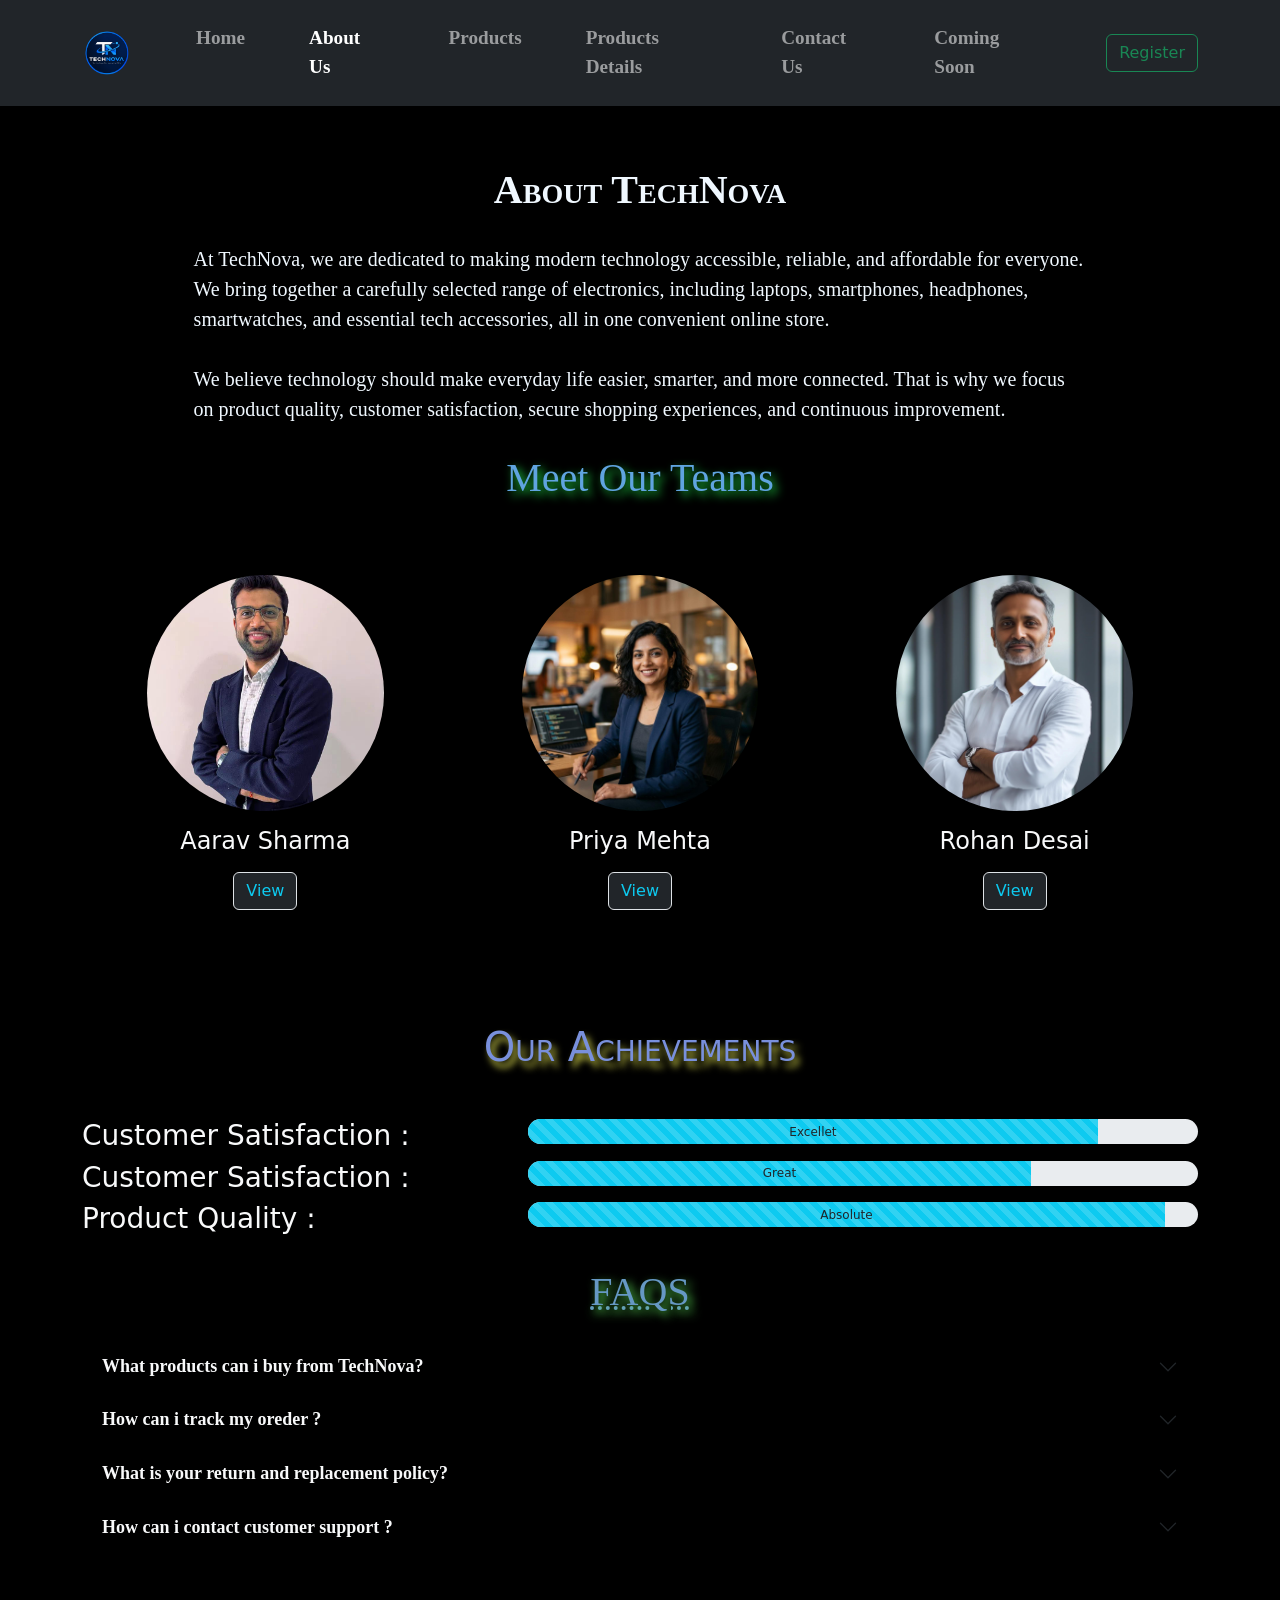
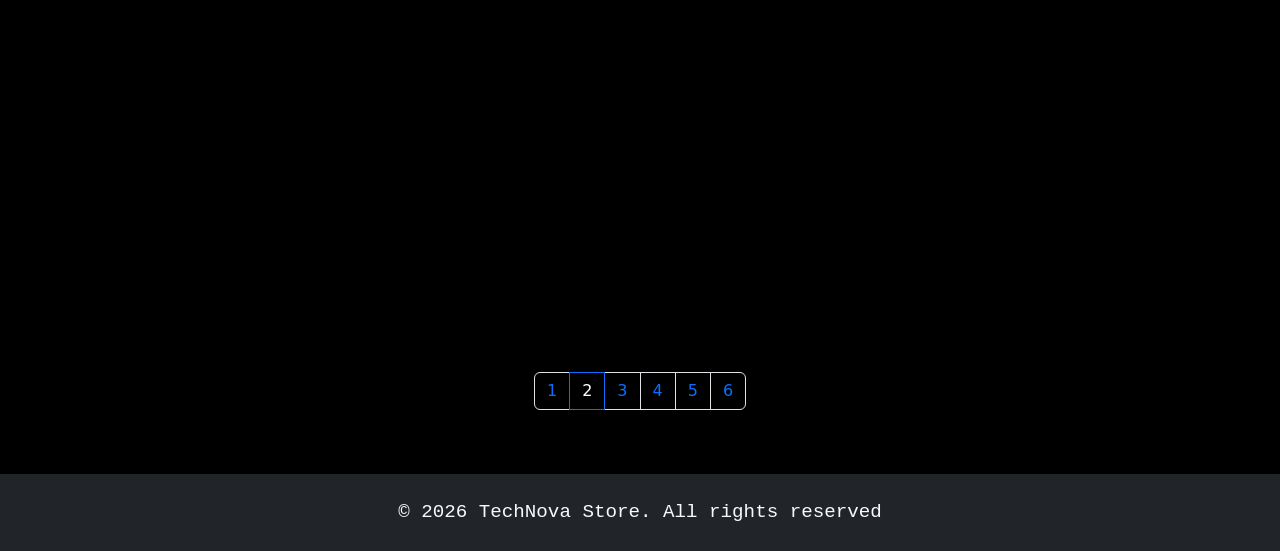
<file: about.html>
<!doctype html>
<html lang="en" data-bs-theme="light">
    <head>
        <title>Title</title>
        <!-- Required meta tags -->
        <meta charset="utf-8" />
        <meta name="viewport" content="width=device-width, initial-scale=1" />
        <link rel="stylesheet" href="style.css">

        <!-- Bootstrap CSS v5.3.8 -->
        <link
            href="https://cdn.jsdelivr.net/npm/bootstrap@5.3.8/dist/css/bootstrap.min.css"
            rel="stylesheet"
            integrity="sha384-sRIl4kxILFvY47J16cr9ZwB07vP4J8+LH7qKQnuqkuIAvNWLzeN8tE5YBujZqJLB"
            crossorigin="anonymous"
        />
        <style>
            .t{
                color: aliceblue;
            margin-top: 60px;
            display: flex;
            justify-content: center;
                font-family: Georgia, 'Times New Roman', Times, serif;
            font-weight: 600;
            font-variant: small-caps;
        }
        .pa{
            color: aliceblue;
            margin: 30px 10%;
            display: flex;
            justify-content: center;
            font-family:Georgia, 'Times New Roman', Times, serif;
            font-weight: 500;
            font-size: 20px;
        }
        </style>
    </head>

    <body class="bg-black">
        <header>
            <nav
                class="navbar navbar-expand-sm navbar-dark bg-dark py-3  "
            >
                <div class="container ">
                    <img
                        src="image/TechNova.png"
                        class="img-fluid rounded-circle me-5"
                        alt=""
                        height="50px"
                        width="50px"

                    />
                    
                    <button
                        class="navbar-toggler d-lg-none"
                        type="button"
                        data-bs-toggle="collapse"
                        data-bs-target="#collapsibleNavId"
                        aria-controls="collapsibleNavId"
                        aria-expanded="false"
                        aria-label="Toggle navigation"
                    >
                        <span class="navbar-toggler-icon"></span>
                    </button>
                    <div class="collapse navbar-collapse  d-flex justify-content-evenly" id="collapsibleNavId">
                        <ul class="navbar-nav">
                            <li class="nav-item ms-2 me-5">
                                <a class="nav-link " href="index.html" aria-current="page"
                                style="font-weight: 600; font-family: Cambria, Cochin, Georgia, Times, 'Times New Roman', serif; font-size: larger;"   
                                >Home
                                    <span class="visually-hidden">(current)</span></a
                                >
                            </li>
                            <li class="nav-item  me-5 "
                            style="font-weight: 600; font-family: Cambria, Cochin, Georgia, Times, 'Times New Roman', serif; font-size: larger;"
                            >
                                <a class="nav-link active" href="about.html">About Us</a>
                            </li>
                            <li class="nav-item  me-5" 
                            style="font-weight: 600; font-family: Cambria, Cochin, Georgia, Times, 'Times New Roman', serif; font-size: larger;"
                            >
                                <a class="nav-link" href="product.html">Products</a>
                            </li>
                            <li class="nav-item  me-5"
                            style="font-weight: 600; font-family: Cambria, Cochin, Georgia, Times, 'Times New Roman', serif; font-size: larger;"
                            >
                                <a class="nav-link" href="productdetails.html">Products Details</a>
                            </li>
                            <li class="nav-item  me-5"
                            style="font-weight: 600; font-family: Cambria, Cochin, Georgia, Times, 'Times New Roman', serif; font-size: larger;"
                            >
                                <a class="nav-link" href="contact.html">Contact Us</a>
                            </li>
                            <li class="nav-item  me-5"
                            style="font-weight: 600; font-family: Cambria, Cochin, Georgia, Times, 'Times New Roman', serif; font-size: larger;"
                            >
                                <a class="nav-link" href="soon.html">Coming Soon</a>
                            </li>
                            
                        </ul>
                        
                    </div>
                    <a
                        name=""
                        id=""
                        class="btn btn-outline-success ms-2"
                        href="registeration.html"
                        role="button"
                        >Register</a
                    >
                    
                </div>
            </nav>
            
        </header>
        <main >
            <div
                class="container"
            >
                <h1 class="t">About TechNova</h1>
                <p class="pa">At TechNova, we are dedicated to making modern technology accessible, reliable, and affordable for everyone. We bring together a carefully selected range of electronics, including laptops, smartphones, headphones, smartwatches, and essential tech accessories, all in one convenient online store.</p>
                <p class="pa">We believe technology should make everyday life easier, smarter, and more connected. That is why we focus on product quality, customer satisfaction, secure shopping experiences, and continuous improvement.</p>
            </div>
            <div
                class="container text-center mb-4"
                style="font-family: Georgia, 'Times New Roman', Times, serif;   text-shadow: 4px 4px 10px rgb(31, 224, 73); color: rgb(96, 164, 224);"
            >
                <h1>Meet Our Teams</h1>
            </div>
            
            <div
                class="container mb-5"
            >
                <div
                    class="row justify-content-center align-items-center g-2"
                >
                    <div class="col"><div class="card mx-3 p-5 bg-black">
                        <img class="card-img-top rounded-circle" src="Aarav Sharma.jpg" alt="Title" />
                        <div class="card-body text-center">
                            <h4 class="card-title text-light">Aarav Sharma</h4>
                            <!-- Modal trigger button -->
                            <button
                                type="button"
                                class="btn btn-dark btn-md border text-info mt-2"
                                data-bs-toggle="modal"
                                data-bs-target="#one"
                            >
                                View
                            </button>
                            
                            <!-- Modal Body -->
                            <!-- if you want to close by clicking outside the modal, delete the last endpoint:data-bs-backdrop and data-bs-keyboard -->
                            <div
                                class="modal fade"
                                id="one"
                                tabindex="-1"
                                data-bs-backdrop="static"
                                data-bs-keyboard="false"
                                
                                role="dialog"
                                aria-labelledby="modalTitleId"
                                aria-hidden="true"
                            >
                                <div
                                    class="modal-dialog modal-dialog-scrollable modal-dialog-centered modal-sm"
                                    role="document"
                                >
                                    <div class="modal-content">
                                        <div class="modal-header">
                                            <h5 class="modal-title" id="modalTitleId">
                                              <span style="color: blue;"> Name -</span> Aarav Sharma 
                                            </h5>
                                            <button
                                                type="button"
                                                class="btn-close"
                                                data-bs-dismiss="modal"
                                                aria-label="Close"
                                            ></button>
                                        </div>
                                        <div class="modal-body d-flex justify-content-start" style="font-size: large; font-weight: 400;"><span style="color: blue;"> Role - </span> Founder & CEO</div>
                                        <div class="modal-footer">
                                            <p><span style="color: blue;">Bio - </span> Leads the company's vision, business strategy, and commitment to delivering a trustworthy electronics shopping experience.</p>
                                        </div>
                                    </div>
                                </div>
                            </div>
                            
                            <!-- Optional: Place to the bottom of scripts -->
                           
                            
                        </div>
                    </div>
                    </div>
                    <div class="col"><div class="card mx-3 p-5 bg-black">
                        <img class="card-img-top rounded-circle" src="priya mehta.jpg" alt="Title" />
                        <div class="card-body text-center">
                            <h4 class="card-title text-light">Priya Mehta</h4>
                            <!-- Modal trigger button -->
                            <button
                                type="button"
                                class="btn btn-dark btn-md border text-info mt-2"
                                data-bs-toggle="modal"
                                data-bs-target="#two"
                            >
                                View
                            </button>
                            
                            <!-- Modal Body -->
                            <!-- if you want to close by clicking outside the modal, delete the last endpoint:data-bs-backdrop and data-bs-keyboard -->
                            <div
                                class="modal fade"
                                id="two"
                                tabindex="-1"
                                data-bs-backdrop="static"
                                data-bs-keyboard="false"
                                
                                role="dialog"
                                aria-labelledby="modalTitleId"
                                aria-hidden="true"
                            >
                                <div
                                    class="modal-dialog modal-dialog-scrollable modal-dialog-centered modal-sm"
                                    role="document"
                                >
                                    <div class="modal-content">
                                        <div class="modal-header">
                                            <h5 class="modal-title" id="modalTitleId">
                                              <span style="color: blue;"> Name -</span> Priya Mehta
                                            </h5>
                                            <button
                                                type="button"
                                                class="btn-close"
                                                data-bs-dismiss="modal"
                                                aria-label="Close"
                                            ></button>
                                        </div>
                                        <div class="modal-body d-flex justify-content-start" style="font-size: large; font-weight: 400;"><span style="color: blue;"> Role - </span> Technology Lead</div>
                                        <div class="modal-footer">
                                            <p><span style="color: blue;">Bio - </span> Oversees the digital shopping experience, website usability, and technology improvements that make browsing products simple.</p>
                                        </div>
                                    </div>
                                </div>
                            </div>
                            
                        </div>
                    </div>
                    </div>
                    <div class="col"><div class="card mx-3 p-5 bg-black">
                        <img class="card-img rounded-circle " src="Rohan Desai.jpg" alt="Title" />
                        <div class="card-body text-center">
                            <h4 class="card-title text-light">Rohan Desai</h4>
                            <!-- Modal trigger button -->
                            <button
                                type="button"
                                class="btn btn-dark btn-md border text-info mt-2"
                                data-bs-toggle="modal"
                                data-bs-target="#three"
                            >
                                View
                            </button>
                            
                            <!-- Modal Body -->
                            <!-- if you want to close by clicking outside the modal, delete the last endpoint:data-bs-backdrop and data-bs-keyboard -->
                            <div
                                class="modal fade"
                                id="three"
                                tabindex="-1"
                                data-bs-backdrop="static"
                                data-bs-keyboard="false"
                                
                                role="dialog"
                                aria-labelledby="modalTitleId"
                                aria-hidden="true"
                            >
                                <div
                                    class="modal-dialog modal-dialog-scrollable modal-dialog-centered modal-sm"
                                    role="document"
                                >
                                    <div class="modal-content">
                                        <div class="modal-header">
                                            <h5 class="modal-title" id="modalTitleId">
                                              <span style="color: blue;"> Name -</span> Rohan desai 
                                            </h5>
                                            <button
                                                type="button"
                                                class="btn-close"
                                                data-bs-dismiss="modal"
                                                aria-label="Close"
                                            ></button>
                                        </div>
                                        <div class="modal-body d-flex justify-content-start" style="font-size: large; font-weight: 400;"><span style="color: blue;"> Role - </span> Customer Manager</div>
                                        <div class="modal-footer">
                                            <p><span style="color: blue;">Bio - </span> Focuses on customer queries, product information, after-sales assistance, and improving customer satisfaction.</p>
                                        </div>
                                    </div>
                                </div>
                            </div>
                           
                        </div>
                    </div>
                    </div>
                </div>
                
            </div>
            
            <div
                class="container mb-4"
                style="text-align: center; font-size: x-large; font-variant: small-caps; font-weight: 700;text-shadow: 4px 6px 7px rgb(214, 214, 76); color: rgb(121, 144, 220);"
            >
                <h1>Our Achievements </h1>
            </div>
            
            <div
                class="container d-flex justify-content-between mt-5 text-light"
            >
                <h3>Customer Satisfaction :</h3>
                <div class="progress "
                style="width: 60%;
                height: 25px;
                border-radius: 20px;
                "

                >
                    <div
                        class="progress-bar progress-bar-striped progress-bar-animated bg-info text-dark"
                        
                        role="progressbar"
                        style="width: 85%;"
                        aria-valuenow="85"
                        aria-valuemin="0"
                        aria-valuemax="100"
                        
                    >
                        Excellet
                    </div>
                </div>
                

            </div>
            <div
                class="container d-flex justify-content-between text-light"
            >
                <h3>Customer Satisfaction :</h3>
                <div class="progress "
                style="width: 60%;
                height: 25px;
                border-radius: 20px;
                "

                >
                    <div
                        class="progress-bar progress-bar-striped progress-bar-animated bg-info text-dark"
                        
                        role="progressbar"
                        style="width: 75%;"
                        aria-valuenow="75"
                        aria-valuemin="0"
                        aria-valuemax="100"
                        
                    >
                        Great
                    </div>
                </div>
                

            </div>
            </div>
            
            <div
                class="container d-flex justify-content-between mb-4 text-light"
            >
                <h3>Product Quality :</h3>
                <div class="progress "
                style="width: 60%;
                height: 25px;
                border-radius: 20px;
                "

                >
                    <div
                        class="progress-bar progress-bar-striped progress-bar-animated bg-info text-dark"
                        
                        role="progressbar"
                        style="width: 95%;"
                        aria-valuenow="95"
                        aria-valuemin="0"
                        aria-valuemax="100"
                        
                    >
                        Absolute
                    </div>
                </div>
                </div>
                
                <div
            class="container text-center my-4"
         >
           <h1 style="font-family: Georgia, 'Times New Roman', Times, serif; font-variant: small-caps; text-decoration: underline dotted; text-shadow: 4px 4px 10px rgb(92, 225, 87); color: rgb(102, 152, 196);">FAQS</h1>
           
         </div>
                <div
            class="container text-center mb-5 "
            style="background:none;"
         >
            <div class="accordion accordion-flush " id="accordionFlushExample" style="background:none;" >
                <div class="accordion-item " style="background:none;">
                    <h2 class="accordion-header " id="flush-headingOne" style="background:none;">
                        <button
                            class="accordion-button collapsed text-light "
                            style="background:none; font-weight: 600; font-size: large; font-family: Georgia, 'Times New Roman', Times, serif;"
                            type="button"
                            data-bs-toggle="collapse"
                            data-bs-target="#flush-collapseTwo"
                            aria-expanded="true"
                            aria-controls="flush-collapseTwo"
                        >
                            What products can i buy from TechNova?
                        </button>
                    </h2>
                    <div
                        id="flush-collapseTwo"
                        class="accordion-collapse collapse "
                        style="background:none;"
                        aria-labelledby="flush-headingOne"
                        data-bs-parent="#accordionFlushExample"
                    >
                        <div class="accordion-body text-info bg-black"
                        style="font-style: italic; font-weight: 400; font-size: medium;"
                        >
                           TechNova offers a selection of electronics and accessories, including laptops, headphones, smartwatches, keyboards, computer accessories, and other everyday technology products.
                        </div>
                    </div>
                </div>
                
            </div>
            <div class="accordion accordion-flush" id="accordionFlushExample" style="background:none;">
                <div class="accordion-item" style="background:none;">
                    <h2 class="accordion-header" id="flush-headingOne" style="background:none;">
                        <button
                            class="accordion-button collapsed text-light"
                            style="background:none; font-weight: 600; font-size: large; font-family: Georgia, 'Times New Roman', Times, serif;"
                            type="button"
                            data-bs-toggle="collapse"
                            data-bs-target="#flush-collapse3"
                            aria-expanded="true"
                            aria-controls="flush-collapse3"
                        >
                           How can i track my oreder ?
                        </button>
                    </h2>
                    <div
                        id="flush-collapse3"
                        class="accordion-collapse collapse"
                        aria-labelledby="flush-heading3"
                        data-bs-parent="#accordionFlushExample"
                    >
                        <div class="accordion-body text-info bg-black"
                        style="font-style: italic; font-weight: 400; font-size: medium;"
                        >
                            After placing an order, customers can use their order confirmation details and the order-tracking facility, when available, to check delivery progress. For this assignment, order tracking can be presented as a demo feature.
                        </div>
                    </div>
                </div>
                
            </div>
            <div class="accordion accordion-flush" id="accordionFlushExample" style="background:none;">
                <div class="accordion-item" style="background:none;">
                    <h2 class="accordion-header" id="flush-headingOne" style="background:none;">
                        <button
                            class="accordion-button collapsed text-light"
                            style="background:none; font-weight: 600; font-size: large; font-family: Georgia, 'Times New Roman', Times, serif;"
                            type="button"
                            data-bs-toggle="collapse"
                            data-bs-target="#flush-collapse4"
                            aria-expanded="true"
                            aria-controls="flush-collapse4"
                        >
                            What is your return and replacement policy?
                        </button>
                    </h2>
                    <div
                        id="flush-collapse4"
                        class="accordion-collapse collapse"
                        style="background:none;"
                        aria-labelledby="flush-headingOne"
                        data-bs-parent="#accordionFlushExample"
                    >
                        <div class="accordion-body text-info bg-black" style="background:none;"
                        style="font-style: italic; font-weight: 400; font-size: medium;"
                        >
                           Eligible products may be returned or replaced according to the product's stated return window and condition requirements. Customers should review the Return Policy on the product details page before placing an order.
                        </div>
                    </div>
                </div>
                
            </div>
            <div class="accordion accordion-flush" id="accordionFlushExample" style="background:none;">
                <div class="accordion-item" style="background:none;">
                    <h2 class="accordion-header" id="flush-headingOne" style="background:none;">
                        <button
                            class="accordion-button collapsed text-light"
                            type="button"
                            style="background:none; font-weight: 600; font-size: large; font-family: Georgia, 'Times New Roman', Times, serif;"
                            data-bs-toggle="collapse"
                            data-bs-target="#flush-collapse5"
                            aria-expanded="true"
                            aria-controls="flush-collapse5"
                        >
                            How can i contact customer support ?
                        </button>
                    </h2>
                    <div
                        id="flush-collapse5"
                        style="background:none;"
                        class="accordion-collapse collapse"
                        aria-labelledby="flush-headingOne"
                        data-bs-parent="#accordionFlushExample"
                    >
                        <div class="accordion-body text-info bg-black" style="background:none;"
                        style="font-style: italic; font-weight: 400; font-size: medium;"
                        >
                            Customers can use the Contact Us page to submit their name, email address, phone number, and message. The support team can then follow up using the contact information provided.
                        </div>
                    </div>
                </div>
                
            
            
            
         </div>
            <div
                class="container my-5"
            >
                <iframe width="560" height="315" src="https://www.youtube.com/embed/zcl5N9ENeKc?si=NWOXPPRwuYaY_9yc" title="YouTube video player" frameborder="0" allow="accelerometer; autoplay; clipboard-write; encrypted-media; gyroscope; picture-in-picture; web-share" referrerpolicy="strict-origin-when-cross-origin" allowfullscreen></iframe>
            </div>
            
            
            
            
            <div
                class="container d-flex justify-content-center mb-4"
            >
                <nav aria-label="Page navigation">
                    <ul
                        class="pagination    "
                    >
                        
                        <li class="page-item  " aria-current="page">
                            <a class="page-link bg-black" href="index.html">1</a>
                        </li>
                        <li class="page-item active"><a class="page-link bg-black " href="about.html">2</a></li>
                        <li class="page-item">
                            <a class="page-link bg-black"  href="product.html">3</a>
                        </li>
                        <li class="page-item">
                            <a class="page-link bg-black" href="productdetails.html">4</a>
                        </li>
                        <li class="page-item">
                            <a class="page-link bg-black" href="contact.html">5</a>
                        </li>
                        <li class="page-item">
                            <a class="page-link bg-black" href="soon.html">6</a>
                        </li>
                        
                    </ul>
                </nav>
                
            </div>
        </main>
        <footer class=" text-center py-4 bg-dark text-light " style="font-size: larger; font-family: monospace;">
            &copy; 2026 TechNova Store. All rights reserved            
        </footer>
        <!-- Bootstrap JavaScript Bundle (includes Popper) -->
        <script
            src="https://cdn.jsdelivr.net/npm/bootstrap@5.3.8/dist/js/bootstrap.bundle.min.js"
            integrity="sha384-FKyoEForCGlyvwx9Hj09JcYn3nv7wiPVlz7YYwJrWVcXK/BmnVDxM+D2scQbITxI"
            crossorigin="anonymous"
        ></script>
    </body>
</html>
</file>
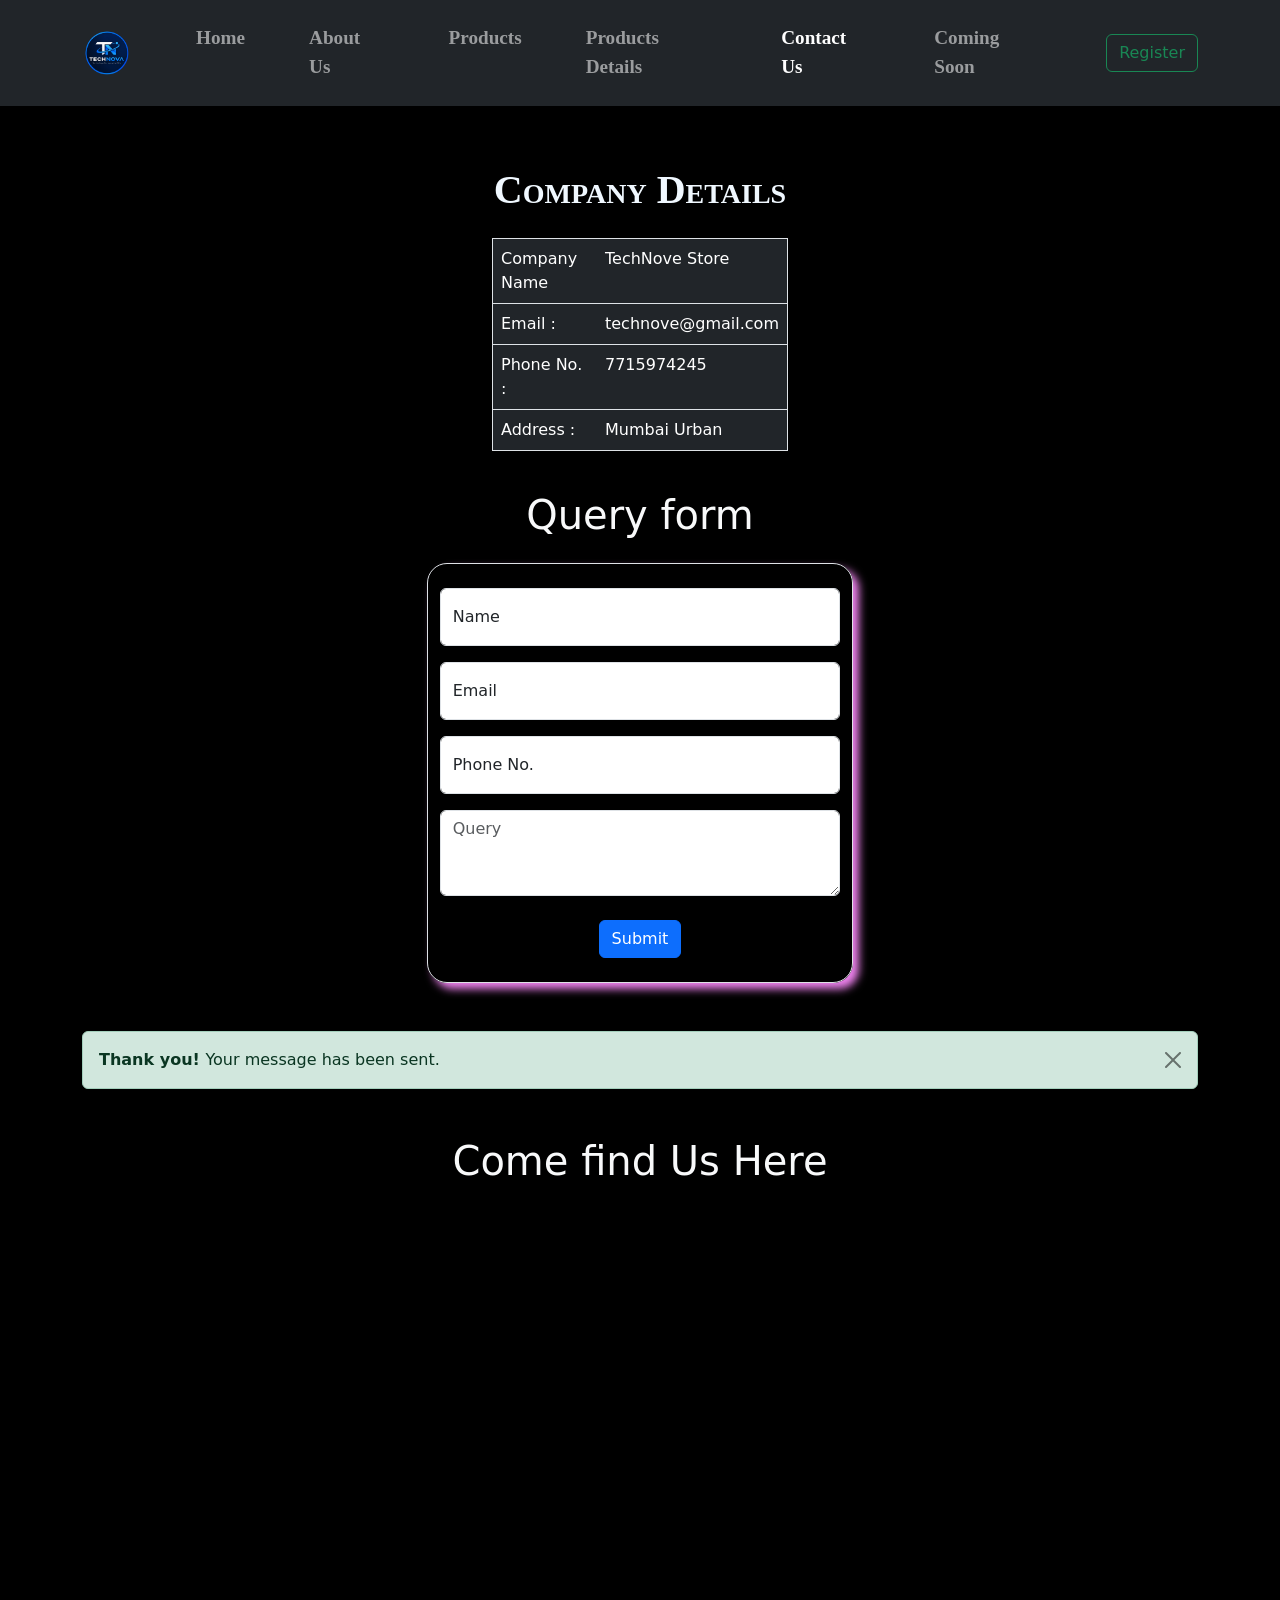
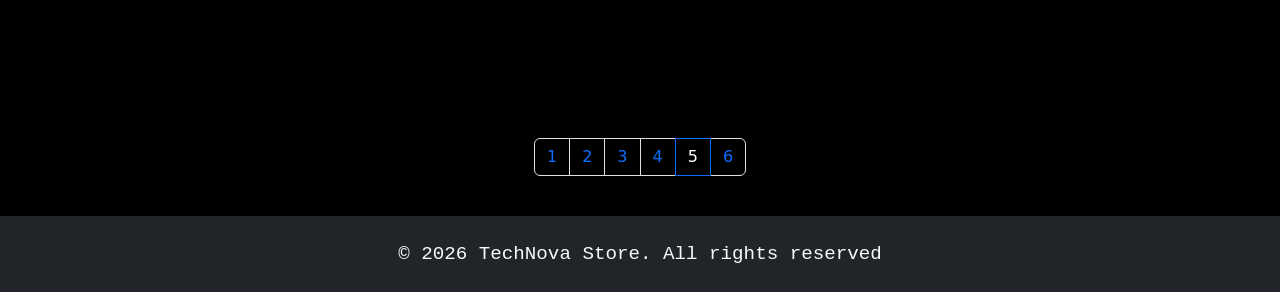
<file: contact.html>
<!doctype html>
<html lang="en" data-bs-theme="light">
    <head>
        <title>Title</title>
        <!-- Required meta tags -->
        <meta charset="utf-8" />
        <meta name="viewport" content="width=device-width, initial-scale=1" />
        <link rel="stylesheet" href="style.css">

        <!-- Bootstrap CSS v5.3.8 -->
        <link
            href="https://cdn.jsdelivr.net/npm/bootstrap@5.3.8/dist/css/bootstrap.min.css"
            rel="stylesheet"
            integrity="sha384-sRIl4kxILFvY47J16cr9ZwB07vP4J8+LH7qKQnuqkuIAvNWLzeN8tE5YBujZqJLB"
            crossorigin="anonymous"
        />
        <style>
            .t{
                color: aliceblue;
            margin-top: 60px;
            display: flex;
            justify-content: center;
                font-family: Georgia, 'Times New Roman', Times, serif;
            font-weight: 600;
            font-variant: small-caps;
        }
        
        </style>
    </head>


    <body class="bg-black">
        <header>
            <nav
                class="navbar navbar-expand-sm navbar-dark bg-dark py-3  "
            >
                <div class="container ">
                    <img
                        src="image/TechNova.png"
                        class="img-fluid rounded-circle me-5"
                        alt=""
                        height="50px"
                        width="50px"

                    />
                    
                    <button
                        class="navbar-toggler d-lg-none"
                        type="button"
                        data-bs-toggle="collapse"
                        data-bs-target="#collapsibleNavId"
                        aria-controls="collapsibleNavId"
                        aria-expanded="false"
                        aria-label="Toggle navigation"
                    >
                        <span class="navbar-toggler-icon"></span>
                    </button>
                    <div class="collapse navbar-collapse  d-flex justify-content-evenly" id="collapsibleNavId">
                        <ul class="navbar-nav">
                            <li class="nav-item ms-2 me-5">
                                <a class="nav-link" href="index.html" aria-current="page"
                                style="font-weight: 600; font-family: Cambria, Cochin, Georgia, Times, 'Times New Roman', serif; font-size: larger;"   
                                >Home
                                    <span class="visually-hidden">(current)</span></a
                                >
                            </li>
                            <li class="nav-item  me-5 "
                            style="font-weight: 600; font-family: Cambria, Cochin, Georgia, Times, 'Times New Roman', serif; font-size: larger;"
                            >
                                <a class="nav-link" href="about.html">About Us</a>
                            </li>
                            <li class="nav-item  me-5" 
                            style="font-weight: 600; font-family: Cambria, Cochin, Georgia, Times, 'Times New Roman', serif; font-size: larger;"
                            >
                                <a class="nav-link" href="product.html">Products</a>
                            </li>
                            <li class="nav-item  me-5"
                            style="font-weight: 600; font-family: Cambria, Cochin, Georgia, Times, 'Times New Roman', serif; font-size: larger;"
                            >
                                <a class="nav-link" href="productdetails.html">Products Details</a>
                            </li>
                            <li class="nav-item  me-5"
                            style="font-weight: 600; font-family: Cambria, Cochin, Georgia, Times, 'Times New Roman', serif; font-size: larger;"
                            >
                                <a class="nav-link active" href="contact.html">Contact Us</a>
                            </li>
                            <li class="nav-item  me-5"
                            style="font-weight: 600; font-family: Cambria, Cochin, Georgia, Times, 'Times New Roman', serif; font-size: larger;"
                            >
                                <a class="nav-link" href="soon.html">Coming Soon</a>
                            </li>
                            
                        </ul>
                        
                    </div>
                    <a
                        name=""
                        id=""
                        class="btn btn-outline-success ms-2"
                        href="registeration.html"
                        role="button"
                        >Register</a
                    >
                    
                </div>
            </nav>
            
        </header>
        <main>
            <div
                class="container "
            >
            <div class="toast-container position-fixed top-2  text-center  p-3"
            style="left: 38%;"
            aria-live="polite" aria-atomic="true">
            <div id="cart-toast" class="toast" role="status">
                <div class="toast-header">
                    <strong class="me-auto">TechNova Store</strong>
                    <button type="button" class="btn-close" data-bs-dismiss="toast" aria-label="Close"></button>
                </div>
                <div class="toast-body"
                style="font-family: 'Lucida Sans', 'Lucida Sans Regular', 'Lucida Grande', 'Lucida Sans Unicode', Geneva, Verdana, sans-serif; font-weight: 500;"
                >Form Submitted Succesfully </div>
            </div>
        </div>
        </div>

            <div
                class="container text-center my-4"
            >
                <h1 class="t">Company Details</h1>
            </div>
            <div
                class="container col-3 "
            >
                <div
                    class="table-responsive"
                >
                    <table
                        class="table table-dark p-5 border"
                        
                    >
                        
                        <tbody>
                            <tr class="">
                                <td scope="row">Company Name</td>
                                <td>TechNove Store</td>
                                
                                
                            </tr>
                            <tr>
                                <td>Email :</td>
                                <td>technove@gmail.com</td>
                            </tr>
                            <tr class="">
                                <td scope="row">Phone No. :</td>
                                <td>7715974245</td>
                                
                            </tr>
                            <tr class="">
                                <td scope="row">Address :</td>
                                <td>Mumbai Urban</td>
                                
                            </tr>
                        </tbody>
                    </table>
                </div>
                
            </div>
            
            
            <div
                class="container text-center my-4 text-light"
            >
                <h1>Query form</h1>
            </div>
            <div
                class="container text-center col-4 border pt-4"
                style="box-shadow: 6px 6px 9px violet; border-radius: 20px;"
            >
                <div
                    class="row justify-content-center align-items-center g-2"
                >
                    
                    <div class="col"><div class="form-floating mb-3">
                        <input
                            type="text"
                            class="form-control"
                            name="formId1"
                            id="formId1"
                            placeholder=""
                        />
                        <label for="formId1">Name</label>
                    </div>
                    </div>
                    
                </div>
                <div
                    class="row justify-content-center align-items-center g-2"
                >
                    <div class="col"><div class="form-floating mb-3">
                        <input
                            type="text"
                            class="form-control"
                            name="two"
                            id="two"
                            placeholder="technove@gmail.com"
                        />
                        <label for="two">Email</label>
                    </div>
                    </div>
                    
                </div>
                
                <div
                    class="row justify-content-center align-items-center g-2"
                >
                    <div class="col"><div class="form-floating mb-3">
                        <input
                            type="number"
                            class="form-control"
                            name="three"
                            id="three"
                            placeholder="1111111111"
                            minlength="10"
                            maxlength="10"
                        />
                        <label for="three">Phone No.</label>
                    </div>
                    </div>
                    
                </div>

                
                <div class="mb-4">
                    
                    <textarea class="form-control" name="" id="" rows="3" placeholder="Query"></textarea>
                </div>
                <button
                    type="submit"
                    class="btn btn-primary mb-4 submit-form"
                >
                    Submit
                </button>
                
                
                
                
            </div>
            <div
                class="container"
            >
                <div
                    class="alert alert-success alert-dismissible fade show mt-5"
                    role="alert"
                >
                    <button
                        type="button"
                        class="btn-close"
                        data-bs-dismiss="alert"
                        aria-label="Close"
                    ></button>
                
                    <strong>Thank you! </strong> Your message has been 
                    sent.
                </div>
                
            </div>
            
            <div
                class="container text-center mb-5 text-light mt-5"
            >
                <h1>Come find Us Here</h1>
            </div>
            <div
                class="container text-center mb-5"
            >
                <iframe src="https://www.google.com/maps/embed?pb=!1m18!1m12!1m3!1d68212.05883020944!2d72.8872393486328!3d19.205914!2m3!1f0!2f0!3f0!3m2!1i1024!2i768!4f13.1!3m3!1m2!1s0x3be7b9137b9d3145%3A0xd4f4a8dfe4787c4d!2sGoodyear%20Autocare%20-%20Sabari%20Tyres!5e1!3m2!1sen!2sin!4v1791442692864!5m2!1sen!2sin" width="600" height="450" style="border:0;" allowfullscreen="" loading="lazy" referrerpolicy="strict-origin-when-cross-origin"></iframe>
            </div>

            <div
                class="container d-flex justify-content-center mb-4"
            >
                <nav aria-label="Page navigation">
                    <ul
                        class="pagination    "
                    >
                        
                        <li class="page-item  " aria-current="page">
                            <a class="page-link bg-black" href="index.html">1</a>
                        </li>
                        <li class="page-item"><a class="page-link bg-black" href="about.html">2</a></li>
                        <li class="page-item">
                            <a class="page-link bg-black"  href="product.html">3</a>
                        </li>
                        <li class="page-item">
                            <a class="page-link bg-black" href="productdetails.html">4</a>
                        </li>
                        <li class="page-item active">
                            <a class="page-link bg-black" href="contact.html">5</a>
                        </li>
                        <li class="page-item">
                            <a class="page-link bg-black" href="soon.html">6</a>
                        </li>
                        
                    </ul>
                </nav>
                
            </div>
        </main>
        <footer class=" text-center py-4 bg-dark text-light " style="font-size: larger; font-family: monospace;">
            &copy; 2026 TechNova Store. All rights reserved            
        </footer>
        <!-- Bootstrap JavaScript Bundle (includes Popper) -->
        <script
            src="https://cdn.jsdelivr.net/npm/bootstrap@5.3.8/dist/js/bootstrap.bundle.min.js"
            integrity="sha384-FKyoEForCGlyvwx9Hj09JcYn3nv7wiPVlz7YYwJrWVcXK/BmnVDxM+D2scQbITxI"
            crossorigin="anonymous"
        ></script>
        <script>
            const toastEl = document.getElementById("cart-toast");
            const cartToast = bootstrap.Toast.getOrCreateInstance(toastEl);

            document.querySelectorAll(".submit-form").forEach((button) => {
                button.addEventListener("click", () => cartToast.show());
            });
        </script>
    </body>
</html>
</file>
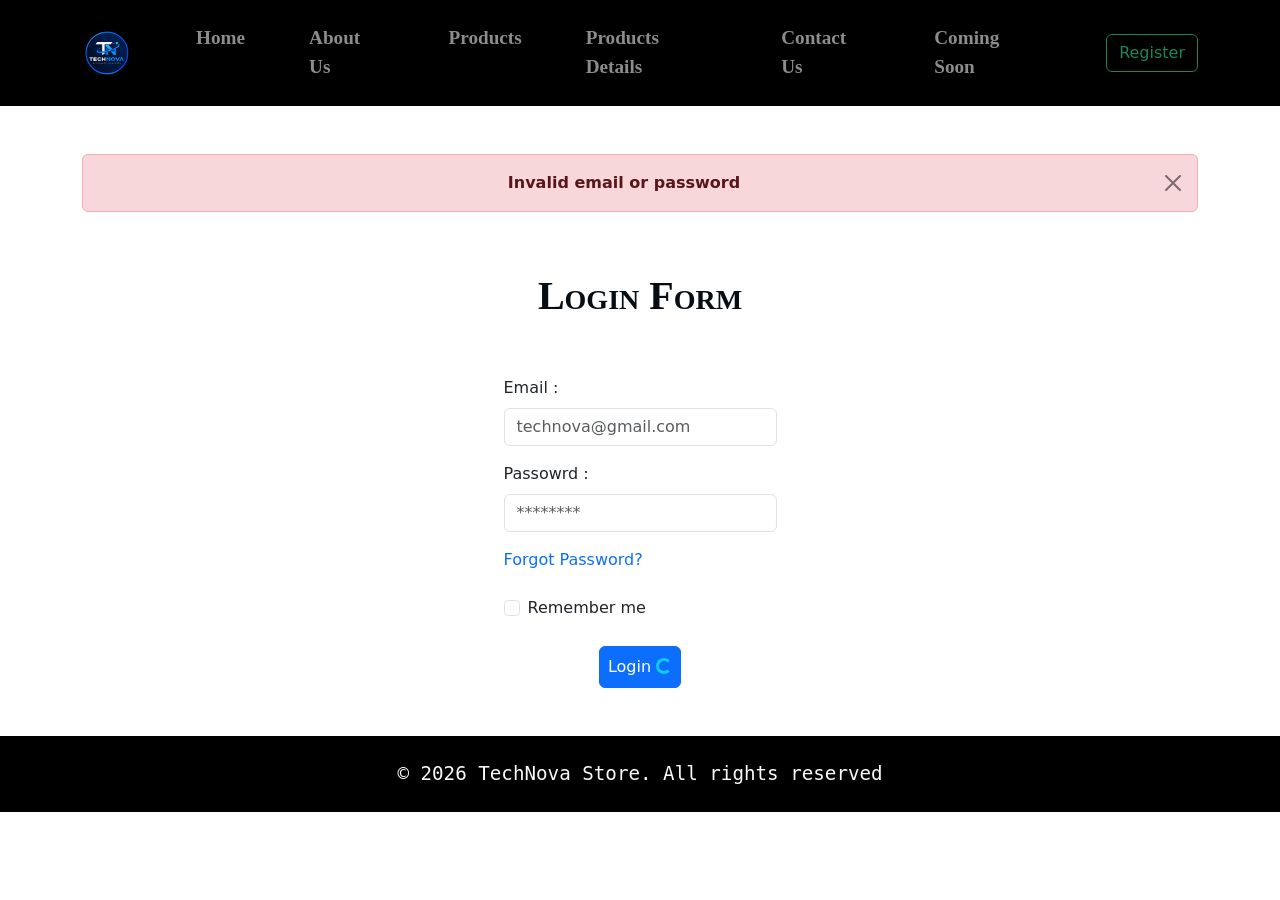
<file: login.html>
<!doctype html>
<html lang="en" data-bs-theme="light">
    <head>
        <title>Title</title>
        <!-- Required meta tags -->
        <meta charset="utf-8" />
        <meta name="viewport" content="width=device-width, initial-scale=1" />

        <!-- Bootstrap CSS v5.3.8 -->
        <link
            href="https://cdn.jsdelivr.net/npm/bootstrap@5.3.8/dist/css/bootstrap.min.css"
            rel="stylesheet"
            integrity="sha384-sRIl4kxILFvY47J16cr9ZwB07vP4J8+LH7qKQnuqkuIAvNWLzeN8tE5YBujZqJLB"
            crossorigin="anonymous"
        />
        <style>
            .t{
                color: rgb(6, 14, 20);
            margin-top: 60px;
            display: flex;
            justify-content: center;
                font-family: Georgia, 'Times New Roman', Times, serif;
            font-weight: 600;
            font-variant: small-caps;
        }
        </style>
    </head>

    <body>
        <header>
            <nav
                class="navbar navbar-expand-sm navbar-dark bg-black py-3  "
            >
                <div class="container ">
                    <img
                        src="image/TechNova.png"
                        class="img-fluid rounded-circle me-5"
                        alt=""
                        height="50px"
                        width="50px"

                    />
                    
                    <button
                        class="navbar-toggler d-lg-none"
                        type="button"
                        data-bs-toggle="collapse"
                        data-bs-target="#collapsibleNavId"
                        aria-controls="collapsibleNavId"
                        aria-expanded="false"
                        aria-label="Toggle navigation"
                    >
                        <span class="navbar-toggler-icon"></span>
                    </button>
                    <div class="collapse navbar-collapse  d-flex justify-content-evenly" id="collapsibleNavId">
                        <ul class="navbar-nav">
                            <li class="nav-item ms-2 me-5">
                                <a class="nav-link " href="index.html" aria-current="page"
                                style="font-weight: 600; font-family: Cambria, Cochin, Georgia, Times, 'Times New Roman', serif; font-size: larger;"   
                                >Home
                                    <span class="visually-hidden">(current)</span></a
                                >
                            </li>
                            <li class="nav-item  me-5 "
                            style="font-weight: 600; font-family: Cambria, Cochin, Georgia, Times, 'Times New Roman', serif; font-size: larger;"
                            >
                                <a class="nav-link" href="about.html">About Us</a>
                            </li>
                            <li class="nav-item  me-5" 
                            style="font-weight: 600; font-family: Cambria, Cochin, Georgia, Times, 'Times New Roman', serif; font-size: larger;"
                            >
                                <a class="nav-link" href="product.html">Products</a>
                            </li>
                            <li class="nav-item  me-5"
                            style="font-weight: 600; font-family: Cambria, Cochin, Georgia, Times, 'Times New Roman', serif; font-size: larger;"
                            >
                                <a class="nav-link" href="productdetails.html">Products Details</a>
                            </li>
                            <li class="nav-item  me-5"
                            style="font-weight: 600; font-family: Cambria, Cochin, Georgia, Times, 'Times New Roman', serif; font-size: larger;"
                            >
                                <a class="nav-link" href="contact.html">Contact Us</a>
                            </li>
                            <li class="nav-item  me-5"
                            style="font-weight: 600; font-family: Cambria, Cochin, Georgia, Times, 'Times New Roman', serif; font-size: larger;"
                            >
                                <a class="nav-link" href="soon.html">Coming Soon</a>
                            </li>
                            
                        </ul>
                        
                    </div>
                    <a
                        name=""
                        id=""
                        class="btn btn-outline-success ms-2"
                        href="registeration.html"
                        role="button"
                        >Register</a
                    >
                    
                </div>
            </nav>
            
        </header>
        <main>
            <div
                class="container"
            >
                <div
                    class="alert alert-danger alert-dismissible fade show text-center my-5"
                    role="alert"
                >
                    <button
                        type="button"
                        class="btn-close"
                        data-bs-dismiss="alert"
                        aria-label="Close"
                    ></button>
                
                    <strong>Invalid email or password</strong>
                </div>
                
            </div>
            <div
                class="container"
            >
                <h1 class="t"> Login Form</h1>
            </div>
            <div
                class="container"
            >
                <div
                    class="row justify-content-center align-items-center g-2 mt-5"
                >
                    <div class="col-3"><div class="mb-3">
                        <label for="" class="form-label">Email :</label>
                        <input
                            type="email"
                            class="form-control"
                            name=""
                            id=""
                            aria-describedby="helpId"
                            placeholder="technova@gmail.com"
                        />
                        
                    </div>
                    </div>
                    
                </div>
                <div
                    class="row justify-content-center align-items-center g-2"
                >
                    <div class="col-3"><div class="mb-3">
                        <label for="" class="form-label">Passowrd :</label>
                        <input
                            type="password"
                            class="form-control"
                            name=""
                            id=""
                            aria-describedby="helpId"
                            placeholder="********"
                        />
                        
                    </div>
                    </div>
                   
                </div>
                <div
                    class="row justify-content-center align-items-center g-2"
                >
                    <div class="col-3"><!-- Modal trigger button -->
                    <!-- <button
                        type="button"
                        class="btn btn-primary btn-lg"
                        data-bs-toggle="modal"
                        data-bs-target="#modalId"
                    >
                        Launch
                    </button> -->
                    <a href=""
                    class=""
                    data-bs-toggle="modal"
                        data-bs-target="#modalId"
                        style="text-decoration: none;"
                    >Forgot Password?</a>
                    
                    <!-- Modal Body -->
                    <!-- if you want to close by clicking outside the modal, delete the last endpoint:data-bs-backdrop and data-bs-keyboard -->
                    <div
                        class="modal fade"
                        id="modalId"
                        tabindex="-1"
                        data-bs-backdrop="static"
                        data-bs-keyboard="false"
                        
                        role="dialog"
                        aria-labelledby="modalTitleId"
                        aria-hidden="true"
                    >
                        <div
                            class="modal-dialog modal-dialog-scrollable modal-dialog-centered modal-sm"
                            role="document"
                        >
                            <div class="modal-content">
                                <div class="modal-header">
                                    <h5 class="modal-title" id="modalTitleId">
                                        <div class="mb-3">
                                            <label for="" class="form-label">Email</label>
                                            <input
                                                type="email"
                                                class="form-control"
                                                name=""
                                                id=""
                                                aria-describedby="emailHelpId"
                                                placeholder="abc@mail.com"
                                            />
                                            
                                        </div>
                                        
                                    </h5>
                                    <button
                                        type="button"
                                        class="btn-close mb-5"
                                        data-bs-dismiss="modal"
                                        aria-label="Close"
                                    ></button>
                                </div>
                                
                                <div class="modal-footer">
                                    <button
                                        type="button"
                                        class="btn btn-info"
                                        data-bs-dismiss="modal"
                                    >
                                        Send
                                    </button>
                                    
                                </div>
                            </div>
                        </div>
                    </div>
                    
                    <!-- Optional: Place to the bottom of scripts -->
                    
                    </div>
                    
                </div>
                
                <div
                    class="row justify-content-center align-items-center g-2 mt-3"
                >
                    <div class="col-3"><div class="form-check">
                        <input class="form-check-input" type="checkbox" value="" id="" />
                        <label class="form-check-label" for="">Remember me </label>
                    </div>
                    
                    </div>
                    
                </div>
                <div
                    class="row justify-content-center align-items-center g-2 mt-3 mb-5"
                >
                    <div class="col-3 d-flex justify-content-center  "><a
                        name=""
                        id=""
                        class="btn btn-primary p-2 "
                        href="index.html"
                        role="button"
                        >Login 
                            <div
                                class="spinner-border text-info spinner-border-sm"
                                role="status"
                            >
                                <span class="visually-hidden">Loading...</span>
                            </div>
                        
                        </a
                    >
                    </div>
                   
                </div>
                
                
                
                
            </div>
            
            
        </main>
        <footer class=" text-center py-4 bg-black text-light  " style="font-size: larger; font-family: monospace;">
            &copy; 2026 TechNova Store. All rights reserved            
        </footer>
        <!-- Bootstrap JavaScript Bundle (includes Popper) -->
        <script
            src="https://cdn.jsdelivr.net/npm/bootstrap@5.3.8/dist/js/bootstrap.bundle.min.js"
            integrity="sha384-FKyoEForCGlyvwx9Hj09JcYn3nv7wiPVlz7YYwJrWVcXK/BmnVDxM+D2scQbITxI"
            crossorigin="anonymous"
        ></script>
        <script>
                        const myModal = new bootstrap.Modal(
                            document.getElementById("modalId"),
                            options,
                        );
                    </script>
    </body>
</html>
</file>
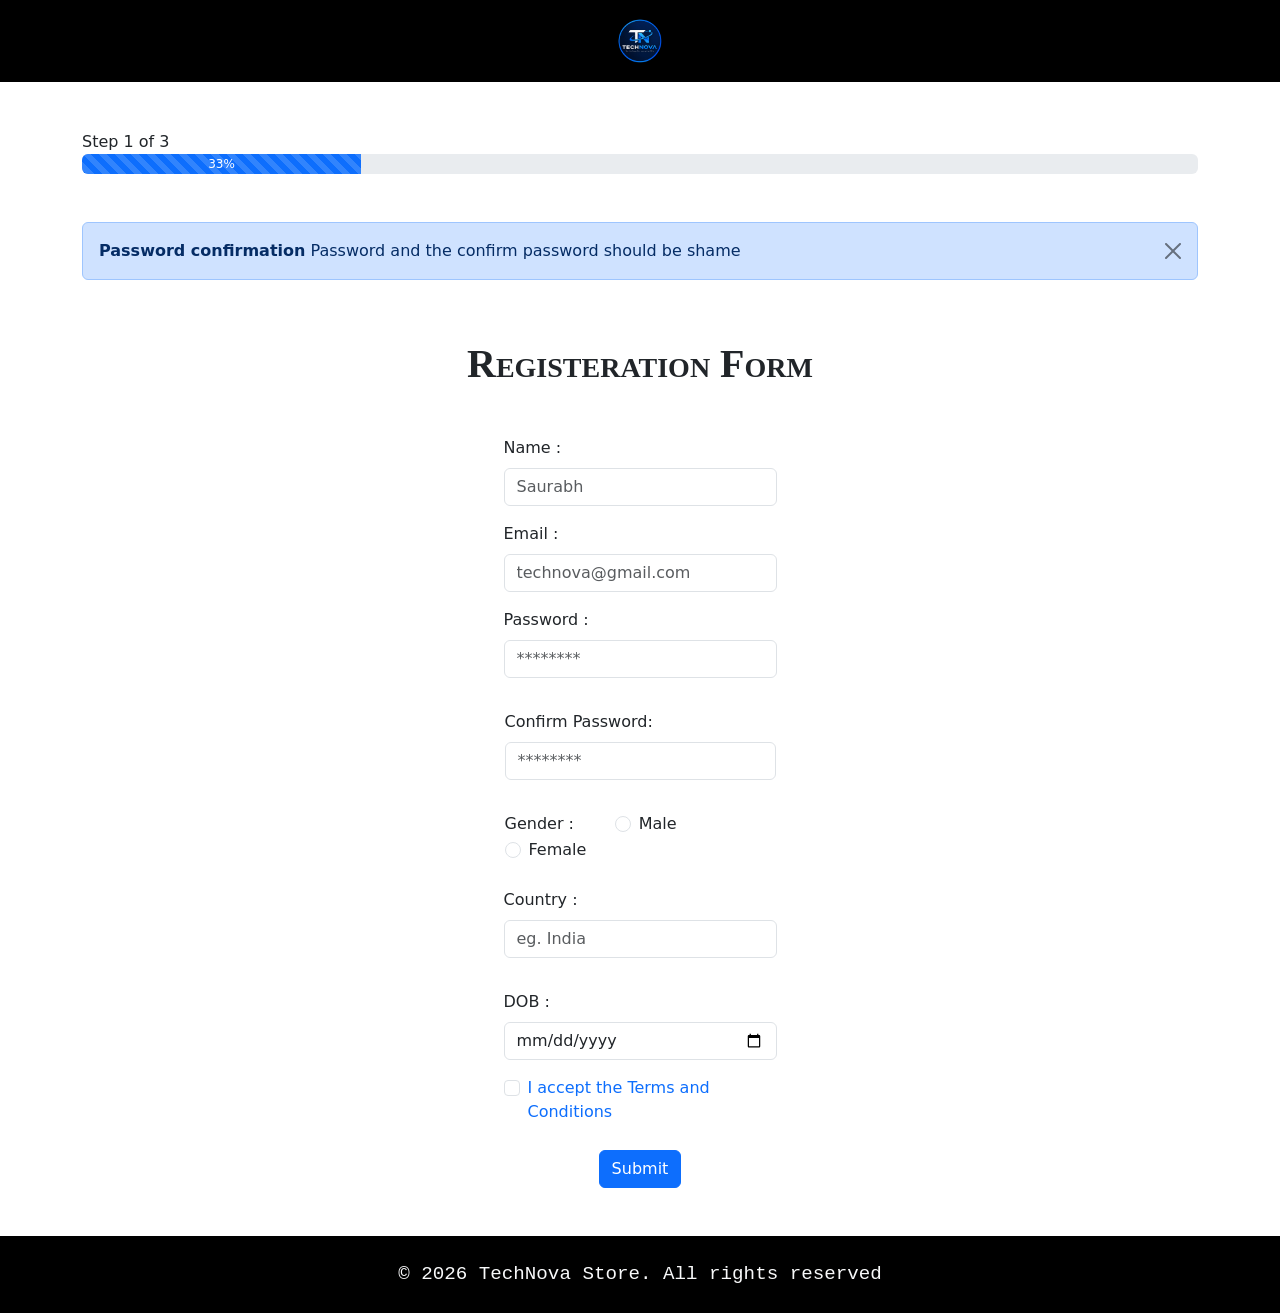
<file: registeration.html>
<!doctype html>
<html lang="en" data-bs-theme="light">
    <head>
        <title>Title</title>
        <!-- Required meta tags -->
        <meta charset="utf-8" />
        <meta name="viewport" content="width=device-width, initial-scale=1" />

        <!-- Bootstrap CSS v5.3.8 -->
        <link
            href="https://cdn.jsdelivr.net/npm/bootstrap@5.3.8/dist/css/bootstrap.min.css"
            rel="stylesheet"
            integrity="sha384-sRIl4kxILFvY47J16cr9ZwB07vP4J8+LH7qKQnuqkuIAvNWLzeN8tE5YBujZqJLB"
            crossorigin="anonymous"
        />
        <style>
            .t{
                color: aliceblue;
            margin-top: 60px;
            display: flex;
            justify-content: center;
                font-family: Georgia, 'Times New Roman', Times, serif;
            font-weight: 600;
            font-variant: small-caps;
        }
        </style>
    </head>

    <body>
        <header class="navbar-dark bg-black py-3 text-center">
            <!-- <nav
                class="navbar navbar-expand-sm navbar-dark bg-black py-3 text-center  "
            > -->

                <div class="container text-center ">
                    <img
                        src="image/TechNova.png"
                        class="img-fluid rounded-circle "
                        alt=""
                        height="50px"
                        width="50px"

                    />
            </div>
            

            <!-- place navbar here -->
        </header>
    
        <main>
            <div
                class="container "
            >
            <div class="toast-container position-fixed top-2  text-center  p-3"
            style="left: 38%;"
            aria-live="polite" aria-atomic="true">
            <div id="cart-toast" class="toast" role="status">
                <div class="toast-header">
                    <strong class="me-auto">TechNova Store</strong>
                    <button type="button" class="btn-close" data-bs-dismiss="toast" aria-label="Close"></button>
                </div>
                <div class="toast-body"
                style="font-family: 'Lucida Sans', 'Lucida Sans Regular', 'Lucida Grande', 'Lucida Sans Unicode', Geneva, Verdana, sans-serif; font-weight: 500;"
                >Form Submitted Succesfully </div>
            </div>
        </div>
        </div>

            <div
                class="container mt-5"
            >
            <label for="">Step 1 of 3</label>
                <div class="progress"
                style="height: 20px;"
                >
                
                    <div
                        class="progress-bar progress-bar-striped progress-bar-animated bg-primary "
                        role="progressbar"
                        style="width: 25%;"
                        aria-valuenow="25"
                        aria-valuemin="0"
                        aria-valuemax="100"
                    >
                        33%
                    </div>
                </div>
                
            </div>

                <div
                    class="container"
                >
                    <div id="passwordError"
                         class="alert alert-danger alert-dismissible fade show d-none"
                         role="alert">
                        <strong>Password mismatch!</strong>
                        Password and Confirm Password must match.

                        <button type="button"
                                class="btn-close"
                                data-bs-dismiss="alert"
                                aria-label="Close"></button>
                    </div>
                </div>
                <div
                    class="container mt-5"
                >
                    <div
                        class="alert alert-primary alert-dismissible fade show"
                        role="alert"
                    >
                        <button
                            type="button"
                            class="btn-close"
                            data-bs-dismiss="alert"
                            aria-label="Close"
                        ></button>
                        <strong>Password confirmation</strong> Password and the confirm password should be shame 
                    </div>
                    
                    
                    
                </div>
                <div
                    class="container "
                >
                   <h1 class="t text-dark">Registeration Form</h1>
                </div>
                <div
                    class="container mt-5"
                    
                >
                    <div
                        class="row justify-content-center align-items-center g-2"
                    >
                        
                        <div class="col-3"><div class="mb-3">
                            <label for="" class="form-label">Name :</label>
                            <input
                                type="text"
                                class="form-control"
                                name=""
                                id=""
                                aria-describedby="helpId"
                                placeholder="Saurabh"
                                required
                            />
                            
                        </div>
                        </div>
                        
                    </div>
                    <div
                        class="row justify-content-center align-items-center g-2"
                    >
                        <div class="col-3"><div class="mb-3">
                            <label for="" class="form-label">Email :</label>
                            <input
                                type="email"
                                class="form-control"
                                name=""
                                id=""
                                aria-describedby="helpId"
                                placeholder="technova@gmail.com"
                                aria-required="true"
                            />
                            
                        </div>
                        </div>
                        
                    </div>
                    <div
                        class="row justify-content-center align-items-center g-2"
                    >
                        <div class="col-3"><div class="mb-3">
                        <label for="" class="form-label">Password :</label>
                        <input
                            type="password"
                            class="form-control"
                            name=""
                            id=""
                            placeholder="********"
                        />
                    </div></div>
                    <div
                        class="row justify-content-center align-items-center g-2"
                    >
                        <div class="col-3"><div class="mb-3">
                            <label for="" class="form-label">Confirm Password:</label>
                            <input
                                type="password"
                                class="form-control"
                                name=""
                                id=""
                                placeholder="********"
                            />
                        </div>
                        </div>
                        </div>
                        <div
                            class="row justify-content-center align-items-center g-2"
                        >
                            <div class="col-3">
                                <label for="">Gender : </label>&nbsp; &nbsp; &nbsp;&nbsp;&nbsp; 
                                <div class="form-check form-check-inline">
                                <input
                                    class="form-check-input"
                                    type="radio"
                                    name=""
                                    id=""
                                    value="{2:option1}"
                                />
                                <label class="form-check-label" for="">Male</label>
                            </div>
                            <div class="form-check form-check-inline">
                                <input
                                    class="form-check-input"
                                    type="radio"
                                    name=""
                                    id=""
                                    value="option2"
                                />
                                <label class="form-check-label" for="">Female</label>
                            </div>
                            
                            </div>
                            
                        </div>
                        
                        
                    </div>
                    <div
                        class="row justify-content-center align-items-center g-2 mt-3"
                    >
                        <div class="col-3"><div class="mb-3">
                            <label for="" class="form-label">Country :</label>
                            <input
                                type="text"
                                class="form-control"
                                name=""
                                id=""
                                aria-describedby="helpId"
                                placeholder="eg. India"
                            />
                            
                        </div>
                        </div>
                        
                    </div>
                    <div
                        class="row justify-content-center align-items-center g-2 mt-2"
                    >
                        <div class="col-3"><div class="mb-3">
                            <label for="" class="form-label">DOB :</label>
                            <input
                                type="date"
                                class="form-control"
                                name=""
                                id=""
                                aria-describedby="helpId"
                                placeholder="01/01/2001"
                            />
                            
                        </div>
                        </div>
                        
                    </div>
                    <div
                        class="row justify-content-center align-items-center g-2"
                    >
                        <div class="col-3"><div class="form-check">
                            <input class="form-check-input" type="checkbox" value="" id="" />
                            <label class="form-check-label" for=""> 

                            <!-- <button
                                type="button"
                                class="btn btn-primary btn-lg"
                                data-bs-toggle="modal"
                                data-bs-target="#modalId"
                            >
                                Launch
                            </button> -->
                            <a href=""
                            style="text-decoration: none; "
                            class="btn-primary btn-lg"
                                data-bs-toggle="modal"
                                data-bs-target="#modalId"
                            >I accept the Terms and Conditions</a>
                            
                            <!-- Modal Body -->
                            <!-- if you want to close by clicking outside the modal, delete the last endpoint:data-bs-backdrop and data-bs-keyboard -->
                            <div
                                class="modal fade"
                                id="modalId"
                                tabindex="-1"
                                data-bs-backdrop="static"
                                data-bs-keyboard="false"
                                
                                role="dialog"
                                aria-labelledby="modalTitleId"
                                aria-hidden="true"
                            >
                                <div
                                    class="modal-dialog modal-dialog-scrollable modal-dialog-centered modal-sm"
                                    role="document"
                                >
                                    <div class="modal-content">
                                        <div class="modal-header">
                                            <h5 class="modal-title" id="modalTitleId">
                                                Terms and condition
                                            </h5>
                                            <button
                                                type="button"
                                                class="btn-close"
                                                data-bs-dismiss="modal"
                                                aria-label="Close"
                                            ></button>
                                        </div>
                                        <div class="modal-body">Their is no gurantee of the data hidding of the user </div>
                                        
                                    </div>
                                </div>
                            </div>
                            
                            <!-- Optional: Place to the bottom of scripts
                            <script>
                                const myModal = new bootstrap.Modal(
                                    document.getElementById("modalId"),
                                    options,
                                );
                            </script> -->
                             </label>
                        </div>
                        
                            
                        </div>
                        </div>
                        <div
                            class="row justify-content-center align-items-center g-2 mt-3 mb-5"
                        >
                            <div class="col-3 text-center"><a
                                name=""
                                id=""
                                class="btn btn-primary submit-form"
                                href="#"
                                role="submit"
                                >Submit</a
                            >
                            </div>
                            
                        </div>
                        

                        
                    </div>
                    
                    
                    
                    
                        
                    
                    
                    
                    
                    
                
                
                
                
                
            
        </main>
        <footer class=" text-center py-4 bg-black text-light " style="font-size: larger; font-family: monospace;">
            &copy; 2026 TechNova Store. All rights reserved            
        </footer>
        <!-- Bootstrap JavaScript Bundle (includes Popper) -->
        <script
            src="https://cdn.jsdelivr.net/npm/bootstrap@5.3.8/dist/js/bootstrap.bundle.min.js"
            integrity="sha384-FKyoEForCGlyvwx9Hj09JcYn3nv7wiPVlz7YYwJrWVcXK/BmnVDxM+D2scQbITxI"
            crossorigin="anonymous"
        ></script>
        <script>
                        var alertList = document.querySelectorAll(".alert");
                        alertList.forEach(function (alert) {
                            new bootstrap.Alert(alert);
                        });
                    </script>
                    <script>
            const toastEl = document.getElementById("cart-toast");
            const cartToast = bootstrap.Toast.getOrCreateInstance(toastEl);

            document.querySelectorAll(".submit-form").forEach((button) => {
                button.addEventListener("click", () => cartToast.show());
            });
        </script>
    </body>
</html>
</file>
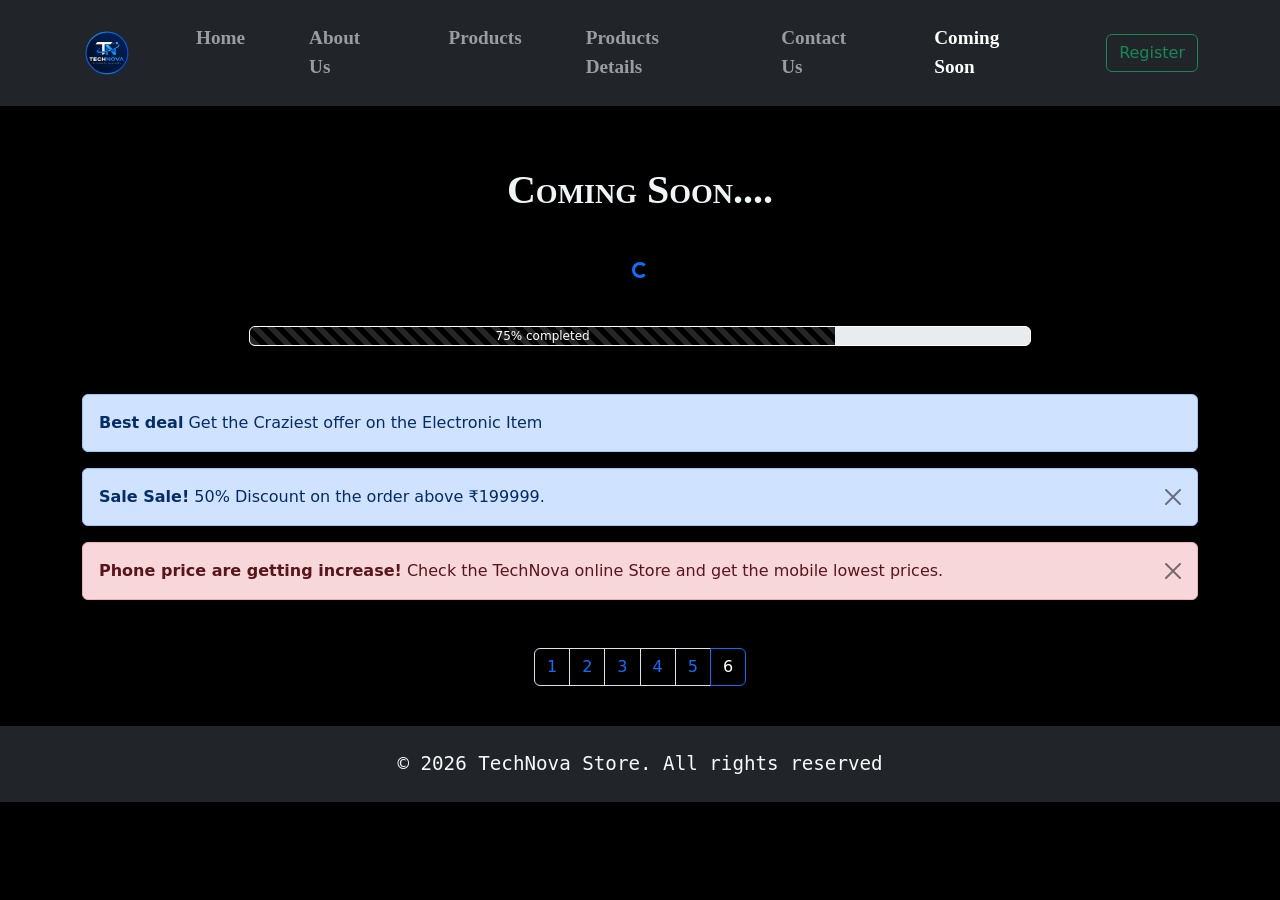
<file: soon.html>
<!doctype html>
<html lang="en" data-bs-theme="light">
    <head>
        <title>Title</title>
        <!-- Required meta tags -->
        <meta charset="utf-8" />
        <meta name="viewport" content="width=device-width, initial-scale=1" />
        <link rel="stylesheet" href="style.css">

        <!-- Bootstrap CSS v5.3.8 -->
        <link
            href="https://cdn.jsdelivr.net/npm/bootstrap@5.3.8/dist/css/bootstrap.min.css"
            rel="stylesheet"
            integrity="sha384-sRIl4kxILFvY47J16cr9ZwB07vP4J8+LH7qKQnuqkuIAvNWLzeN8tE5YBujZqJLB"
            crossorigin="anonymous"
        />
        <style>
            .t{
                color: rgb(239, 245, 245);
            margin-top: 60px;
            display: flex;
            justify-content: center;
                font-family: Georgia, 'Times New Roman', Times, serif;
            font-weight: 600;
            font-variant: small-caps;
        }
        </style>
    </head>

    <body class="bg-black">
        <header>
            <nav
                class="navbar navbar-expand-sm navbar-dark bg-dark py-3  "
            >
                <div class="container ">
                    <img
                        src="image/TechNova.png"
                        class="img-fluid rounded-circle me-5"
                        alt=""
                        height="50px"
                        width="50px"

                    />
                    
                    <button
                        class="navbar-toggler d-lg-none"
                        type="button"
                        data-bs-toggle="collapse"
                        data-bs-target="#collapsibleNavId"
                        aria-controls="collapsibleNavId"
                        aria-expanded="false"
                        aria-label="Toggle navigation"
                    >
                        <span class="navbar-toggler-icon"></span>
                    </button>
                    <div class="collapse navbar-collapse  d-flex justify-content-evenly" id="collapsibleNavId">
                        <ul class="navbar-nav">
                            <li class="nav-item ms-2 me-5">
                                <a class="nav-link " href="index.html" aria-current="page"
                                style="font-weight: 600; font-family: Cambria, Cochin, Georgia, Times, 'Times New Roman', serif; font-size: larger;"   
                                >Home
                                    <span class="visually-hidden">(current)</span></a
                                >
                            </li>
                            <li class="nav-item  me-5 "
                            style="font-weight: 600; font-family: Cambria, Cochin, Georgia, Times, 'Times New Roman', serif; font-size: larger;"
                            >
                                <a class="nav-link" href="about.html">About Us</a>
                            </li>
                            <li class="nav-item  me-5" 
                            style="font-weight: 600; font-family: Cambria, Cochin, Georgia, Times, 'Times New Roman', serif; font-size: larger;"
                            >
                                <a class="nav-link" href="product.html">Products</a>
                            </li>
                            <li class="nav-item  me-5"
                            style="font-weight: 600; font-family: Cambria, Cochin, Georgia, Times, 'Times New Roman', serif; font-size: larger;"
                            >
                                <a class="nav-link" href="productdetails.html">Products Details</a>
                            </li>
                            <li class="nav-item  me-5"
                            style="font-weight: 600; font-family: Cambria, Cochin, Georgia, Times, 'Times New Roman', serif; font-size: larger;"
                            >
                                <a class="nav-link" href="contact.html">Contact Us</a>
                            </li>
                            <li class="nav-item  me-5"
                            style="font-weight: 600; font-family: Cambria, Cochin, Georgia, Times, 'Times New Roman', serif; font-size: larger;"
                            >
                                <a class="nav-link active" href="soon.html">Coming Soon</a>
                            </li>
                            
                        </ul>
                        
                    </div>
                    <a
                        name=""
                        id=""
                        class="btn btn-outline-success ms-2"
                        href="registeration.html"
                        role="button"
                        >Register</a
                    >
                    
                </div>
            </nav>
            
        </header>
        <main>

            <div
                class="container"
            >
                <h1  class="t">Coming Soon....</h1>
            </div>
            <div
                class="container my-5"
            >
                <div
                    class="d-flex justify-content-center align-items-center"
                >
                    <div
                        class="spinner-border text-primary spinner-border-sm"
                        role="status"
                    >
                        <span class="visually-hidden">Loading...</span>
                    </div>
                </div>
                
            </div>
            <div
                class="container text-center d-flex justify-content-center mb-5"
            >
                <div class="progress text-center"
                style="height: 20px; width: 70%;border: 1px solid white;"
                >
                    <div
                        class="progress-bar progress-bar-striped progress-bar-animated bg-black"
                        
                        
                        role="progressbar"
                        style="width: 75%;"
                        aria-valuenow="75"
                        aria-valuemin="0"
                        aria-valuemax="100"
                        
                        
                    >
                        75% completed
                    </div>
                </div>
                
            </div>
            <div
                class="container"
            >
                <div
                class="alert alert-primary"
                role="alert"
            >
                <strong>Best deal</strong> Get the Craziest offer on the Electronic Item
            </div>
            </div>
            <div
                class="container"
            >
                <div
                    class="alert alert-primary alert-dismissible fade show"
                    role="alert"
                >
                    <button
                        type="button"
                        class="btn-close"
                        data-bs-dismiss="alert"
                        aria-label="Close"
                    ></button>
                
                    <strong>Sale Sale!</strong> 50% Discount on the order above ₹199999.
                </div>
                
            </div>
            <div
                class="container mb-5"
            >
                <div
                    class="alert alert-danger alert-dismissible fade show"
                    role="alert"
                >
                    <button
                        type="button"
                        class="btn-close"
                        data-bs-dismiss="alert"
                        aria-label="Close"
                    ></button>
                
                    <strong>Phone price are getting increase!</strong> Check the TechNova online Store and get the mobile lowest prices.
                </div>
                
            </div>
            
            
            
            
            
            <div
                class="container d-flex justify-content-center mb-4"
            >
                <nav aria-label="Page navigation">
                    <ul
                        class="pagination    "
                    >
                        
                        <li class="page-item  " aria-current="page">
                            <a class="page-link bg-black" href="index.html">1</a>
                        </li>
                        <li class="page-item"><a class="page-link bg-black" href="about.html">2</a></li>
                        <li class="page-item">
                            <a class="page-link bg-black"  href="product.html">3</a>
                        </li>
                        <li class="page-item">
                            <a class="page-link bg-black" href="productdetails.html">4</a>
                        </li>
                        <li class="page-item">
                            <a class="page-link bg-black" href="contact.html">5</a>
                        </li>
                        <li class="page-item active">
                            <a class="page-link bg-black" href="soon.html">6</a>
                        </li>
                        
                    </ul>
                </nav>
                
            </div>
        </main>
        <footer class="text-center py-4 bg-dark text-light " style="font-size: larger; font-family: monospace;">
            &copy; 2026 TechNova Store. All rights reserved            
        </footer>
        <!-- Bootstrap JavaScript Bundle (includes Popper) -->
        <script
            src="https://cdn.jsdelivr.net/npm/bootstrap@5.3.8/dist/js/bootstrap.bundle.min.js"
            integrity="sha384-FKyoEForCGlyvwx9Hj09JcYn3nv7wiPVlz7YYwJrWVcXK/BmnVDxM+D2scQbITxI"
            crossorigin="anonymous"
        ></script>
    </body>
</html>
</file>
<file: style.css>
.nav-item:hover{
text-shadow: 4px 4px 6px violet;
transition: transform 4s;
transform: perspective(50px) skew(180deg);
}
</file>
